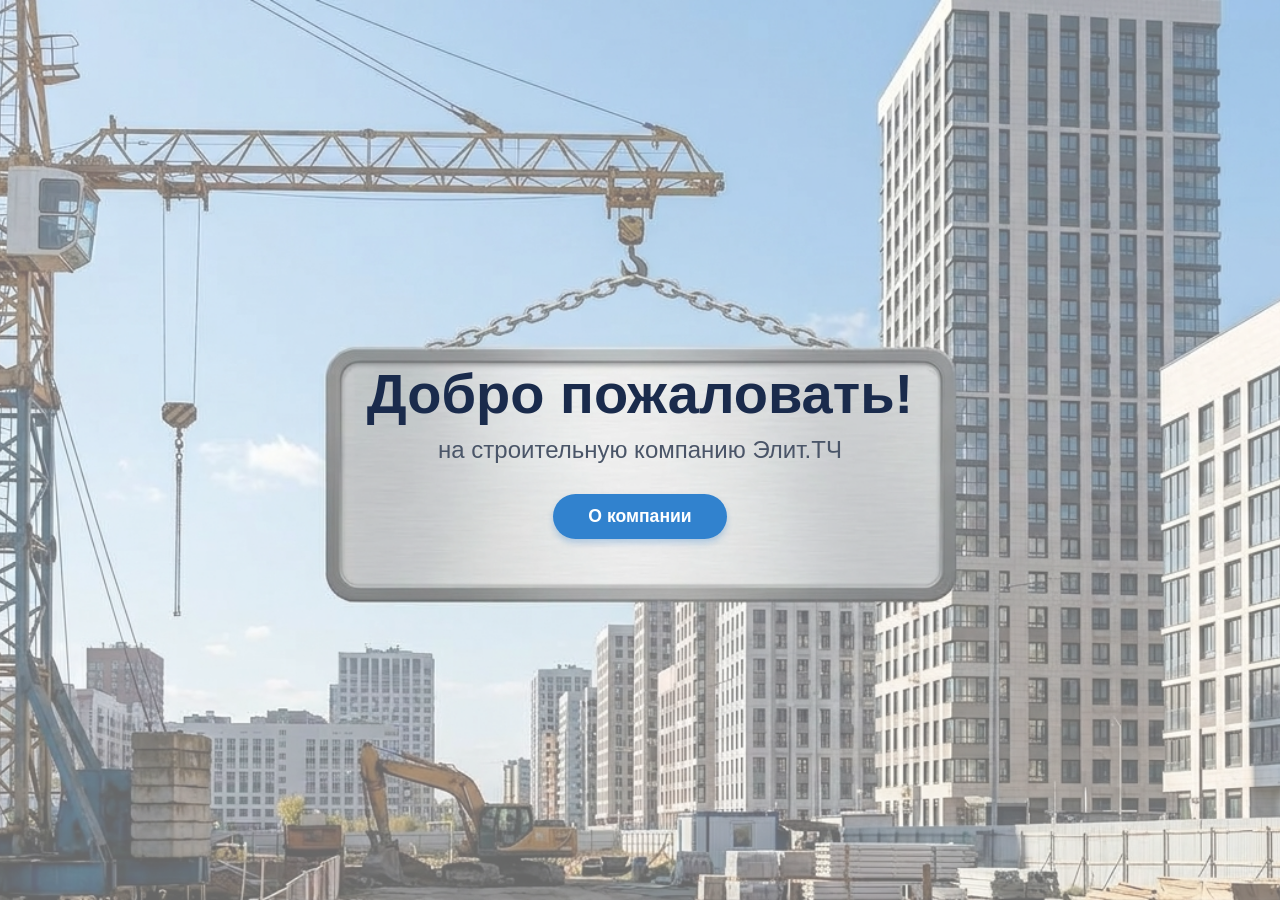
<file: index.html>
<!DOCTYPE html>
<html lang="ru">
<head>
    <meta charset="UTF-8">
    <meta name="viewport" content="width=device-width, initial-scale=1.0">
    <title>Строительная компания Элит.ТЧ</title>
    <link rel="stylesheet" href="style.css">
</head>
<body>

    <main class="hero-section">
        <div class="overlay"></div>
        
        <div class="content-container">
            <h1 class="main-title">Добро пожаловать!</h1>
            <p class="subtitle">на строительную компанию Элит.ТЧ</p>
            <a href="text2.html" class="btn-primary">О компании</a>
        </div>
    </main>

</body>
</html>
</file>
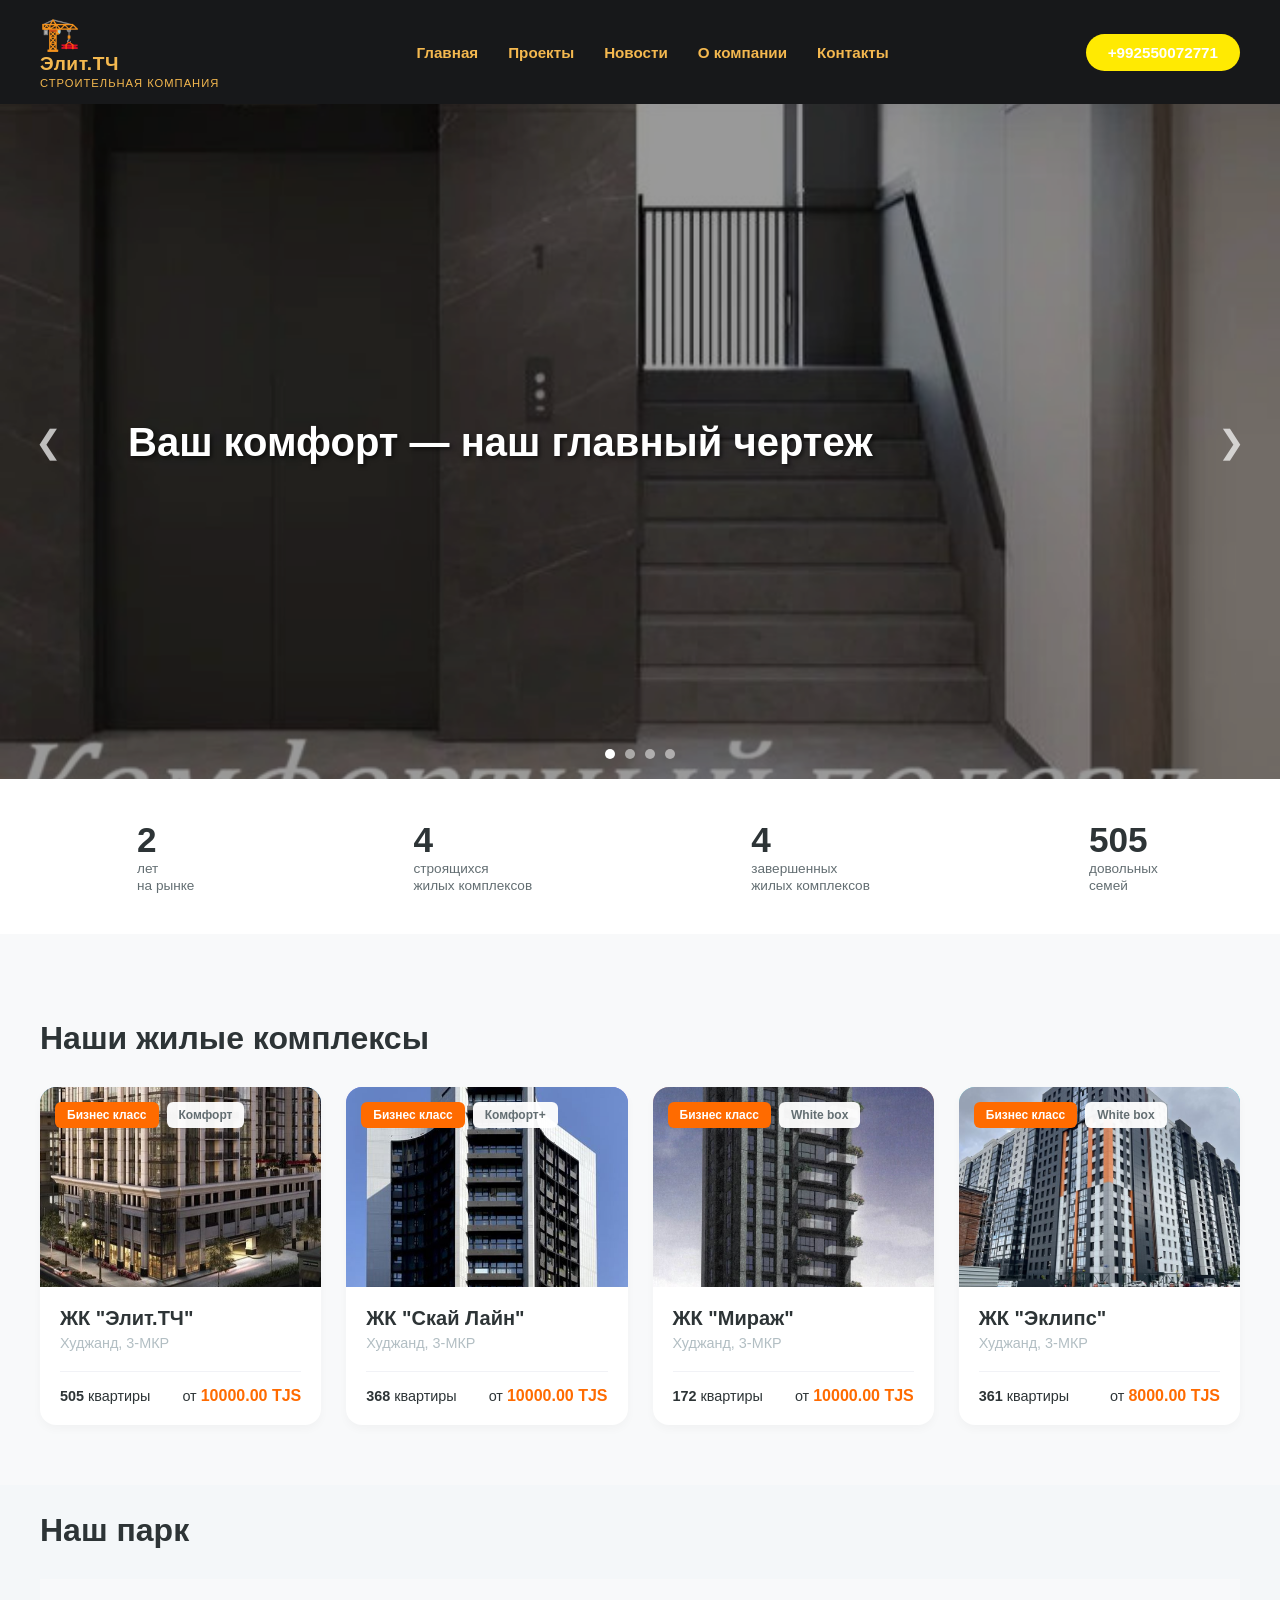
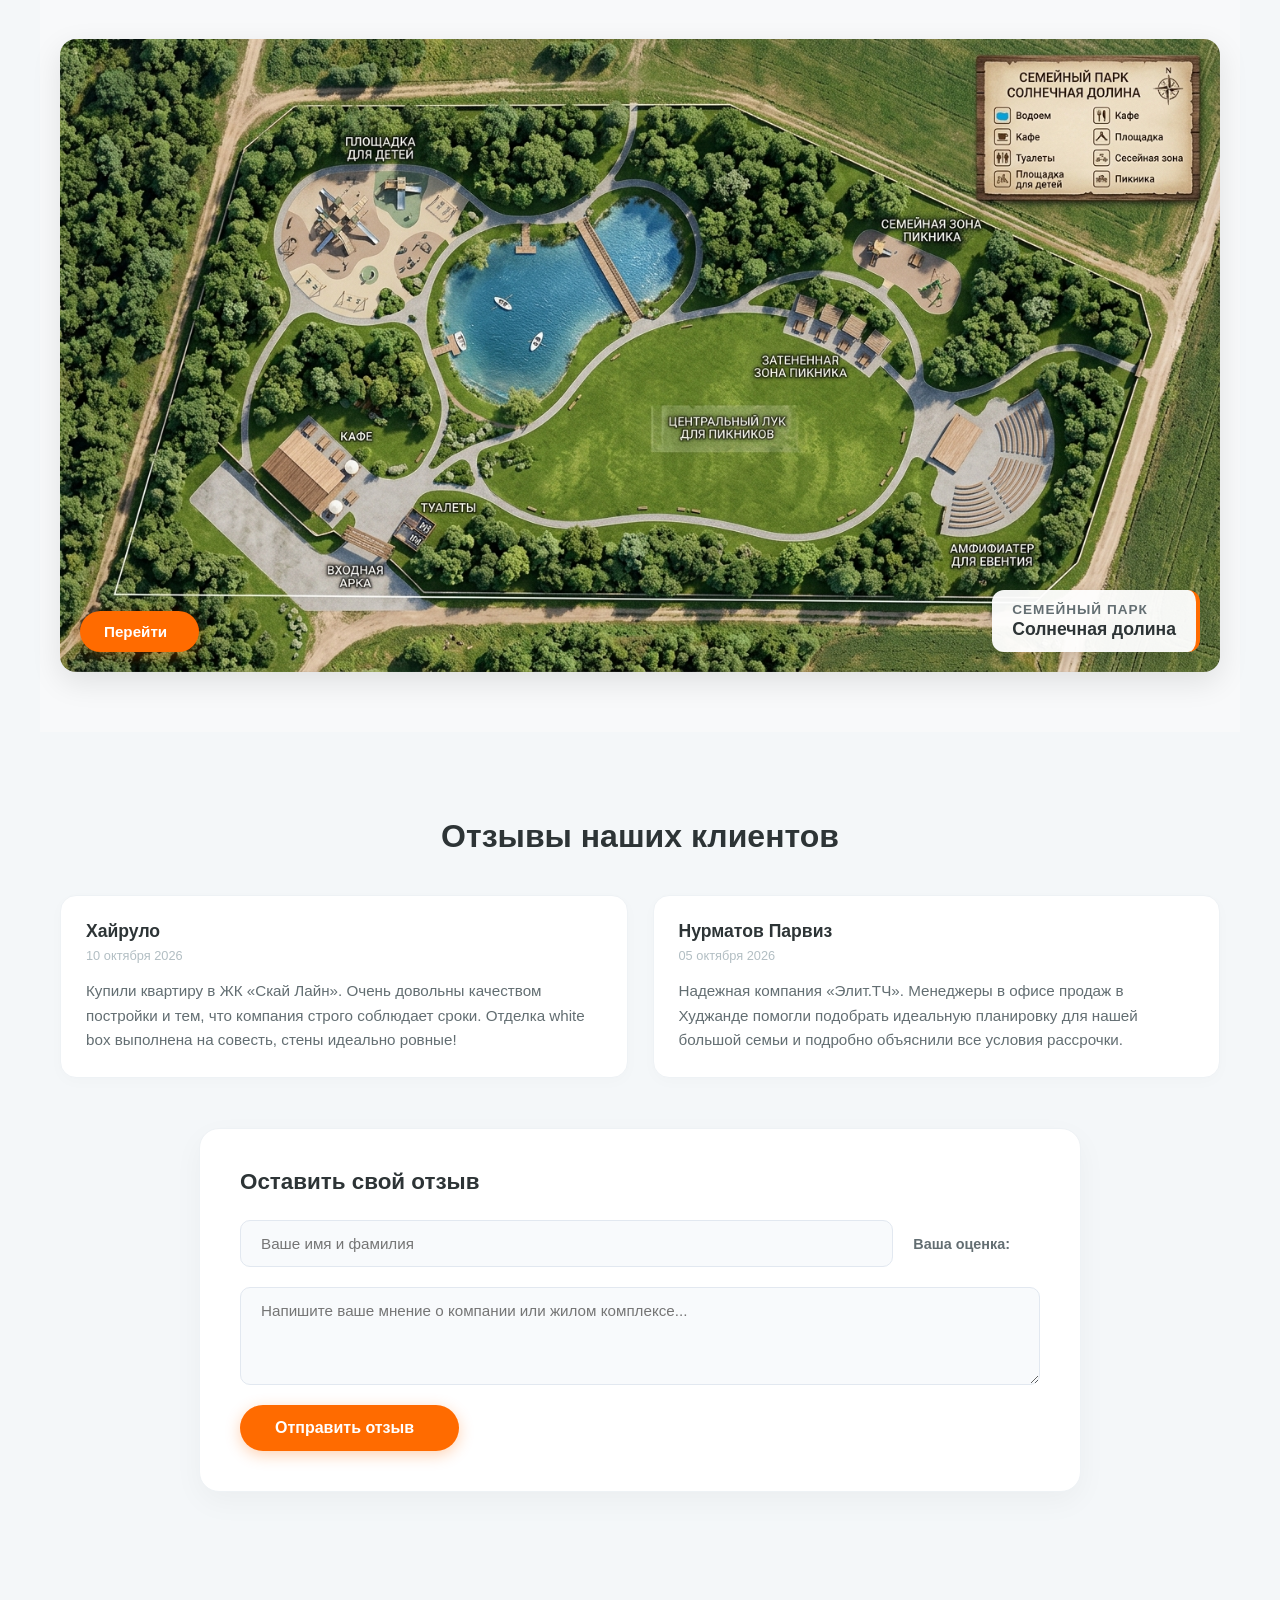
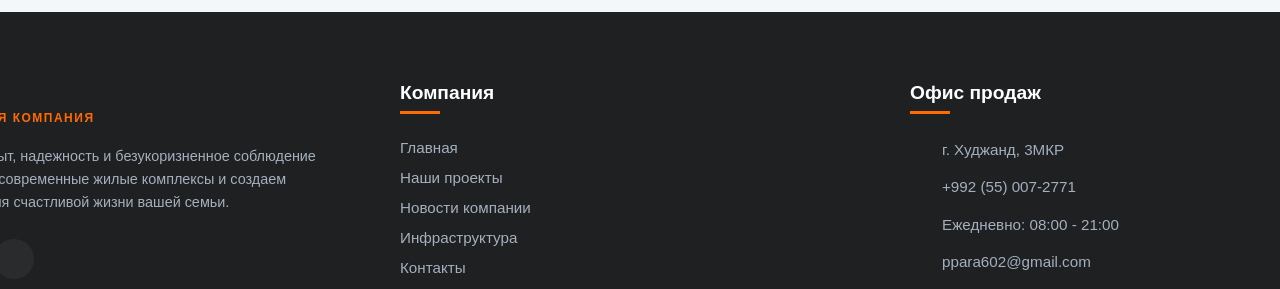
<file: text2.html>
<!DOCTYPE html>
<html lang="en">
<head>
    <meta charset="UTF-8">
    <meta name="viewport" content="width=device-width, initial-scale=1.0">
    <title>О компании</title>
        <link rel="stylesheet" href="style1.css">
</head>
<body>
    <header class="site-header">
    <div class="logo-container">
        <div class="logo-icon">🏗️</div> 
        <div class="logo-text">
            <span class="brand-name">Элит.ТЧ</span>
            <span class="brand-sub">СТРОИТЕЛЬНАЯ КОМПАНИЯ</span>
        </div>
    </div>

    <nav class="main-nav">
        <a href="#" class="nav-link active">Главная</a>
        <a href="#" class="nav-link">Проекты</a>
        <a href="#" class="nav-link">Новости</a>
        <a href="https://w0w.ukdevilz.com/video/furry+femboy" class="nav-link">О компании</a>
        <a href="#" class="nav-link">Контакты</a>
    </nav>

    <div class="header-phone">
        <a href="tel:+992550072771" class="phone-button">+992550072771</a>
    </div>
</header>

<section class="hero-slider">

    <div class="slide active">
        <img src="photo.img.jpg" alt="" class="slide-img">
        <div class="slide-overlay"></div>
        <div class="slide-content">
            <h1 class="slide-title">Ваш комфорт — наш главный чертеж</h1>
        </div>
    </div>

    <div class="slide">
        <img src="photo1.img.jpg" alt="" class="slide-img">
        <div class="slide-overlay"></div>
        <div class="slide-content">
            <h1 class="slide-title">Строим надежные дома для вашей семьи</h1>
        </div>
    </div>

    <div class="slide">
        <img src="photo2.img.jpg" alt="" class="slide-img">
        <div class="slide-overlay"></div>
        <div class="slide-content">
            <h1 class="slide-title">Современная архитектура в деталях</h1>
        </div>
    </div>

    <div class="slide">
        <img src="photo3.img.jpg" alt="" class="slide-img">
        <div class="slide-overlay"></div>
        <div class="slide-content">
            <h1 class="slide-title">Ваш будущий дом — наша забота</h1>
        </div>
    </div>

    <button class="slider-arrow arrow-left">&#10094;</button>
    <button class="slider-arrow arrow-right">&#10095;</button>

    <div class="slider-dots">
        <span class="dot active"></span>
        <span class="dot"></span>
        <span class="dot"></span>
        <span class="dot"></span>
    </div>
</section>

    <script>
        const slides = document.querySelectorAll('.slide');
        const dots = document.querySelectorAll('.dot');
        const prevBtn = document.querySelector('.arrow-left');
        const nextBtn = document.querySelector('.arrow-right');
        
        let currentIndex = 0;

        function showSlide(index) {
            if (index < 0) {
                currentIndex = slides.length - 1;
            } else if (index >= slides.length) {
                currentIndex = 0;
            } else {
                currentIndex = index;
            }

            slides.forEach(slide => slide.classList.remove('active'));
            dots.forEach(dot => dot.classList.remove('active'));

            slides[currentIndex].classList.add('active');
            dots[currentIndex].classList.add('active');
        }

        nextBtn.addEventListener('click', () => {
            showSlide(currentIndex + 1);
        });

        prevBtn.addEventListener('click', () => {
            showSlide(currentIndex - 1);
        });

        dots.forEach((dot, index) => {
            dot.addEventListener('click', () => {
                showSlide(index);
            });
        });

        setInterval(() => {
            showSlide(currentIndex + 1);
        }, 5000);
    </script>

<section class="stats-section">
    <div class="stats-container">

        <div class="stat-item">
            <div class="stat-icon">
                <i class="fa-solid fa-award"></i>
            </div>
            <div class="stat-info">
                <span class="stat-number">2</span>
                <span class="stat-text">лет<br>на рынке</span>
            </div>
        </div>

        <div class="stat-item">
            <div class="stat-icon">
                <i class="fa-solid fa-tower-crane"></i>
            </div>
            <div class="stat-info">
                <span class="stat-number">4</span>
                <span class="stat-text">строящихся<br>жилых комплексов</span>
            </div>
        </div>

        <div class="stat-item">
            <div class="stat-icon">
                <i class="fa-solid fa-building"></i>
            </div>
            <div class="stat-info">
                <span class="stat-number">4</span>
                <span class="stat-text">завершенных<br>жилых комплексов</span>
            </div>
        </div>

        <div class="stat-item">
            <div class="stat-icon">
                <i class="fa-solid fa-users"></i>
            </div>
            <div class="stat-info">
                <span class="stat-number">505</span>
                <span class="stat-text">довольных<br>семей</span>
            </div>
        </div>

    </div>
</section>

<section class="catalog-section">
    <div class="catalog-container">
        <h2 class="catalog-title">Наши жилые комплексы</h2>
        
        <div class="catalog-grid">

            <div class="catalog-card">
                <div class="card-image-box bg-gradient-1">
                    <img src="photo2.img.jpg" alt="ЖК Элит.ТЧ" >
                    <div class="card-badges">
                        <span class="badge badge-orange">Бизнес класс</span>
                        <span class="badge">Комфорт</span>
                    </div>
                </div>
                <div class="card-details">
                    <h3 class="card-name">ЖК "Элит.ТЧ"</h3>
                    <p class="card-address">Худжанд, 3-МКР</p>
                    <div class="card-meta">
                        <span class="meta-count"><strong>505</strong> квартиры</span>
                        <span class="meta-price">от <strong>10000.00 TJS</strong></span>
                    </div>
                </div>
            </div>

            <div class="catalog-card">
                <div class="card-image-box bg-gradient-2">
                    <img src="Photo5.img.jpg" alt="ЖК Элит.ТЧ" >
                    <div class="card-badges">
                        <span class="badge badge-orange">Бизнес класс</span>
                        <span class="badge">Комфорт+</span>
                    </div>
                </div>
                <div class="card-details">
                    <h3 class="card-name">ЖК "Скай Лайн"</h3>
                    <p class="card-address">Худжанд, 3-МКР</p>
                    <div class="card-meta">
                        <span class="meta-count"><strong>368</strong> квартиры</span>
                        <span class="meta-price">от <strong>10000.00 TJS</strong></span>
                    </div>
                </div>
            </div>

            <div class="catalog-card">
                <div class="card-image-box bg-gradient-3">
                    <img src="Photo6.img.jpg" alt="ЖК Элит.ТЧ" >
                    <div class="card-badges">
                        <span class="badge badge-orange">Бизнес класс</span>
                        <span class="badge">White box</span>
                    </div>
                </div>
                <div class="card-details">
                    <h3 class="card-name">ЖК "Мираж"</h3>
                    <p class="card-address">Худжанд, 3-МКР</p>
                    <div class="card-meta">
                        <span class="meta-count"><strong>172</strong> квартиры</span>
                        <span class="meta-price">от <strong>10000.00 TJS</strong></span>
                    </div>
                </div>
            </div>

            <div class="catalog-card">
                <div class="card-image-box bg-gradient-4">
                    <img src="photo7.img.jpg" alt="ЖК Элит.ТЧ" >
                    <div class="card-badges">
                        <span class="badge badge-orange">Бизнес класс</span>
                        <span class="badge">White box</span>
                    </div>
                </div>
                <div class="card-details">
                    <h3 class="card-name">ЖК "Эклипс"</h3>
                    <p class="card-address">Худжанд, 3-МКР</p>
                    <div class="card-meta">
                        <span class="meta-count"><strong>361</strong> квартиры</span>
                        <span class="meta-price">от <strong>8000.00 TJS</strong></span>
                    </div>
                </div>
            </div>

        </div>
    </div>
</section>

<div class="catalog-container">
    <h2 class="catalog-title">Наш парк</h2>

<section class="park-section">
    <div class="park-container">
        
        <div class="park-map-wrapper">
            <img src="park1.img.jpg" alt="Карта парка Солнечная долина" class="park-map-img">
            <div class="park-badge-right">
                <span class="badge-title">Семейный парк</span>
                <span class="badge-sub">Солнечная долина</span>
            </div>

            <a href="text3.html" target="_blank" class="park-link-left">
                Перейти <i class="fa-solid fa-arrow-right"></i>
            </a>
        </div>

    </div>
</section>


<section class="reviews-section">
    <div class="reviews-container">
        <h2 class="reviews-main-title">Отзывы наших клиентов</h2>
        <div class="reviews-grid" id="reviewsGrid">
            <div class="review-card">
                <div class="review-header">
                    <div class="review-user-info">
                        <h3 class="user-name">Хайруло</h3>
                        <span class="review-date">10 октября 2026</span>
                    </div>
                    <div class="user-stars">
                        <i class="fa-solid fa-star"></i>
                        <i class="fa-solid fa-star"></i>
                        <i class="fa-solid fa-star"></i>
                        <i class="fa-solid fa-star"></i>
                        <i class="fa-solid fa-star"></i>
                    </div>
                </div>
                <p class="review-text">Купили квартиру в ЖК «Скай Лайн». Очень довольны качеством постройки и тем, что компания строго соблюдает сроки. Отделка white box выполнена на совесть, стены идеально ровные!</p>
            </div>

            <div class="review-card">
                <div class="review-header">
                    <div class="review-user-info">
                        <h3 class="user-name">Нурматов Парвиз</h3>
                        <span class="review-date">05 октября 2026</span>
                    </div>
                    <div class="user-stars">
                        <i class="fa-solid fa-star"></i>
                        <i class="fa-solid fa-star"></i>
                        <i class="fa-solid fa-star"></i>
                        <i class="fa-solid fa-star"></i>
                        <i class="fa-regular fa-star"></i>
                    </div>
                </div>
                <p class="review-text">Надежная компания «Элит.ТЧ». Менеджеры в офисе продаж в Худжанде помогли подобрать идеальную планировку для нашей большой семьи и подробно объяснили все условия рассрочки.</p>
            </div>

        </div>

        <div class="add-review-box">
            <h3>Оставить свой отзыв</h3>
            <form id="reviewForm" class="review-form">
                <div class="form-row">
                    <input type="text" id="reviewerName" placeholder="Ваше имя и фамилия" required>
                    
                    <div class="rating-select">
                        <span class="rating-label">Ваша оценка:</span>
                        <div class="stars-radio" id="starRatingSelect">
                            <i class="fa-solid fa-star star-opt active" data-value="1"></i>
                            <i class="fa-solid fa-star star-opt active" data-value="2"></i>
                            <i class="fa-solid fa-star star-opt active" data-value="3"></i>
                            <i class="fa-solid fa-star star-opt active" data-value="4"></i>
                            <i class="fa-solid fa-star star-opt active" data-value="5"></i>
                        </div>
                    </div>
                </div>
                
                <textarea id="reviewerText" rows="4" placeholder="Напишите ваше мнение о компании или жилом комплексе..." required></textarea>
                
                <button type="submit" class="btn-submit-review">Отправить отзыв <i class="fa-regular fa-paper-plane"></i></button>
            </form>
        </div>

    </div>
</section>

<footer class="site-footer">
    <div class="footer-container">
        <div class="footer-column footer-about">
            <div class="footer-logo">
                <span class="f-brand-name">ЭЛИТ.ТЧ</span>
                <span class="f-brand-sub">СТРОИТЕЛЬНАЯ КОМПАНИЯ</span>
            </div>
            <p class="footer-desc">
                Многолетний опыт, надежность и безукоризненное соблюдение сроков. Строим современные жилые комплексы и создаем пространство для счастливой жизни вашей семьи.
            </p>
            <div class="footer-social-links">
                <a href="#" target="" aria-label="#"></a>
                <a href="#" target="" aria-label="#"></a>
                <a href="#" target="" aria-label="#"></a>
            </div>
        </div>

        <div class="footer-column footer-nav">
            <h4 class="footer-title">Компания</h4>
            <ul class="footer-menu">
                <li><a href="#">Главная</a></li>
                <li><a href="#catalog-section">Наши проекты</a></li>
                <li><a href="#">Новости компании</a></li>
                <li><a href="#map-section">Инфраструктура</a></li>
                <li><a href="#">Контакты</a></li>
            </ul>
        </div>

        <div class="footer-column footer-contacts">
            <h4 class="footer-title">Офис продаж</h4>
            <ul class="contacts-list">
                <li>
                    <i class="fa-solid fa-location-dot contact-icon"></i>
                    <span>г. Худжанд, 3МКР</span>
                </li>
                <li>
                    <i class="fa-solid fa-phone contact-icon"></i>
                    <a href="tel:+992550072771">+992 (55) 007-2771</a>
                </li>
                <li>
                    <i class="fa-regular fa-clock contact-icon"></i>
                    <span>Ежедневно: 08:00 - 21:00</span>
                </li>
                <li>
                    <i class="fa-regular fa-envelope contact-icon"></i>
                    <a href="mailto:ppara602@gmail.com">ppara602@gmail.com</a>
                </li>
            </ul>
        </div>

    </div>
    
</footer>

<script>

    const starSelection = document.querySelectorAll('#starRatingSelect .star-opt');
    let chosenRating = 5;

    starSelection.forEach(star => {
        star.addEventListener('click', () => {
            chosenRating = parseInt(star.getAttribute('data-value'));
            starSelection.forEach(s => {
                const sValue = parseInt(s.getAttribute('data-value'));
                if (sValue <= chosenRating) {
                    s.classList.add('active');
                } else {
                    s.classList.remove('active');
                }
            });
        });
    });

    const reviewForm = document.getElementById('reviewForm');
    const reviewsGrid = document.getElementById('reviewsGrid');

    reviewForm.addEventListener('submit', (e) => {
        e.preventDefault();

        const nameInput = document.getElementById('reviewerName').value;
        const textInput = document.getElementById('reviewerText').value;
        const currentDate = new Date().toLocaleDateString('ru-RU', {
            day: 'numeric',
            month: 'long',
            year: 'numeric'
        });

        let starsHTML = '';
        for (let i = 1; i <= 5; i++) {
            if (i <= chosenRating) {
                starsHTML += '<i class="fa-solid fa-star"></i> ';
            } else {
                starsHTML += '<i class="fa-regular fa-star"></i> ';
            }
        }

        const newCard = document.createElement('div');
        newCard.classList.add('review-card');
        newCard.innerHTML = `
            <div class="review-header">
                <div class="review-user-info">
                    <h3 class="user-name">${nameInput}</h3>
                    <span class="review-date">${currentDate}</span>
                </div>
                <div class="user-stars">
                    ${starsHTML}
                </div>
            </div>
            <p class="review-text">${textInput}</p>
        `;

        reviewsGrid.insertBefore(newCard, reviewsGrid.firstChild);
        reviewForm.reset();
        chosenRating = 5;
        starSelection.forEach(s => s.classList.add('active'));
        newCard.scrollIntoView({ behavior: 'smooth', block: 'center' });
    });
</script>

</body>
</html>
</file>
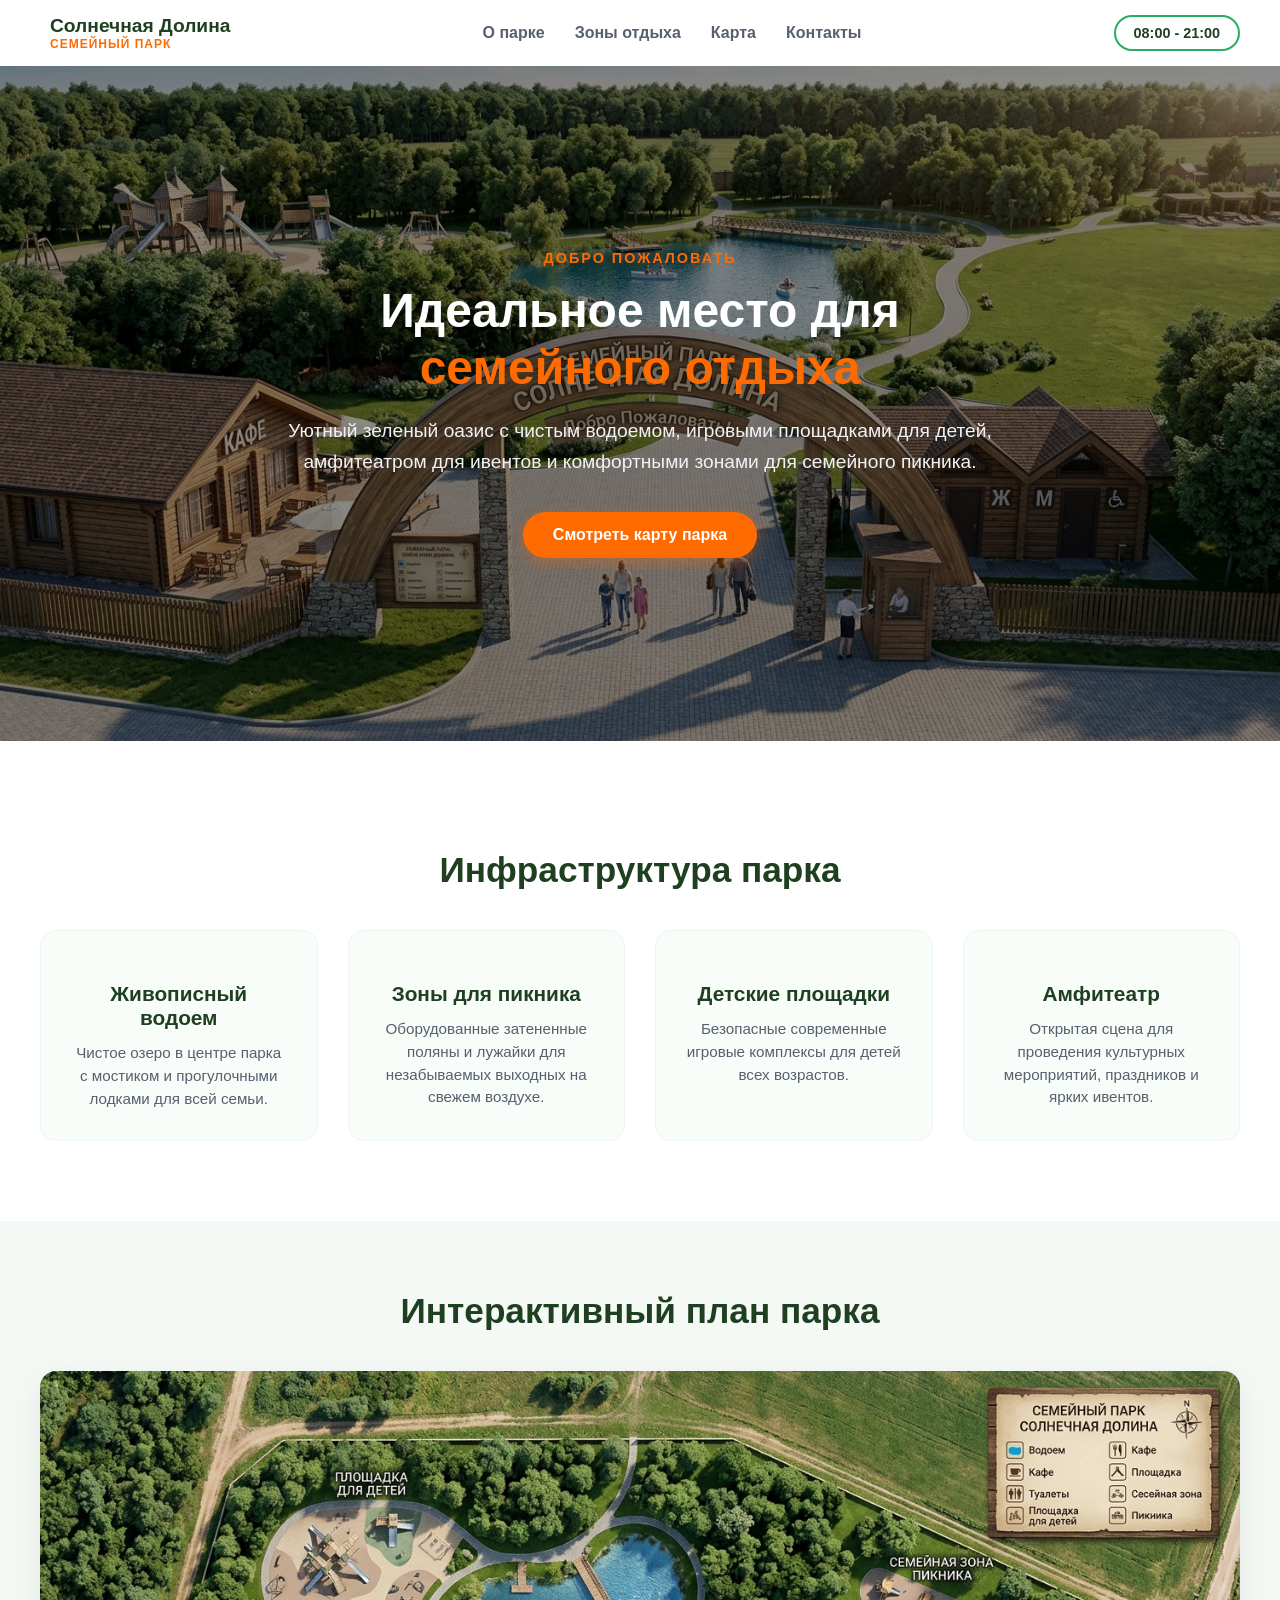
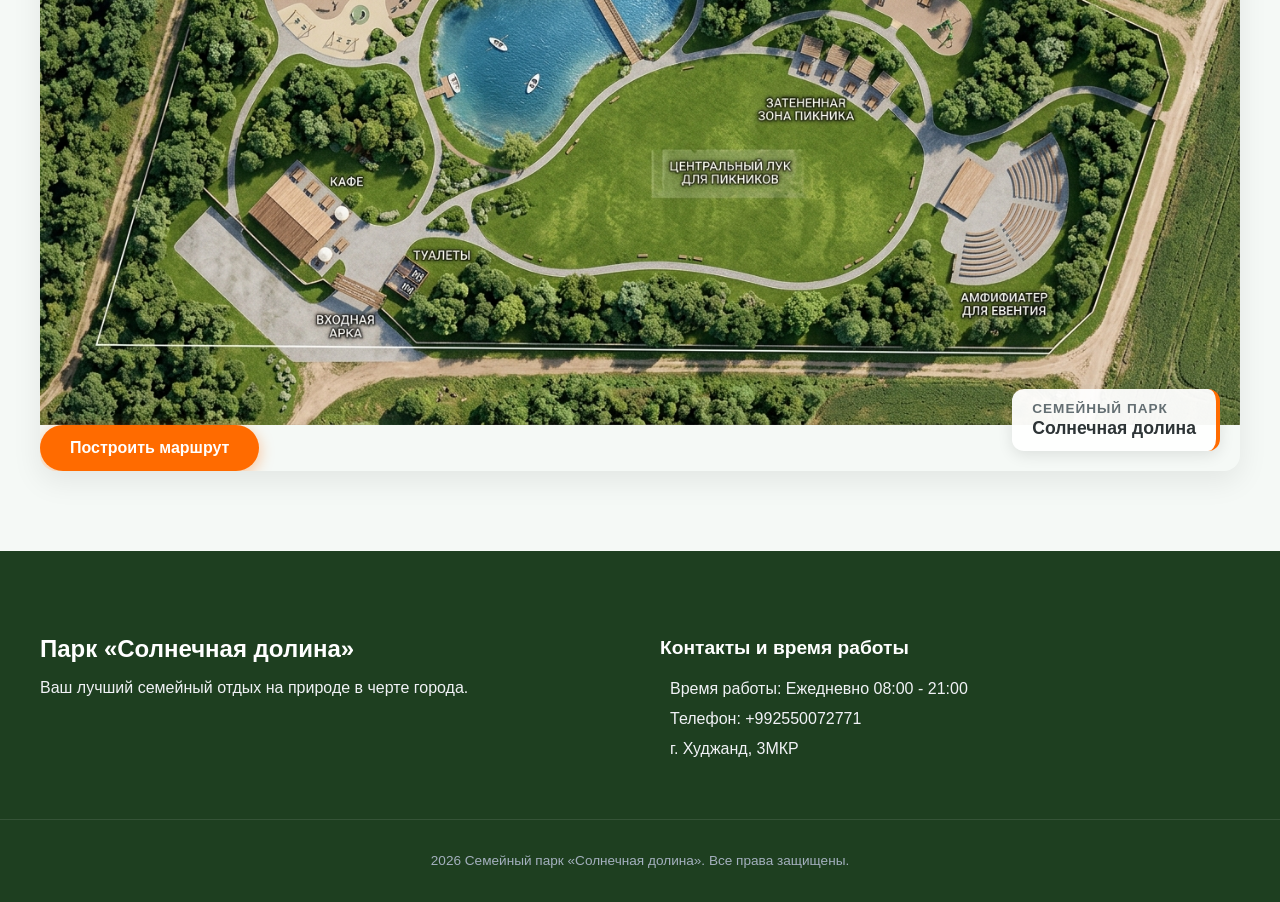
<file: text3.html>
<!DOCTYPE html>
<html lang="ru">
<head>
    <meta charset="UTF-8">
    <meta name="viewport" content="width=device-width, initial-scale=1.0">
    <title>Семейный парк «Солнечная долина»</title>
    <link rel="stylesheet" href="style2.css">
</head>
<body>

    <header class="park-header">
        <div class="header-container">
            <div class="park-logo">
                <i class="fa-solid fa-tree logo-icon"></i>
                <div class="logo-text">
                    <span class="logo-title">Солнечная Долина</span>
                    <span class="logo-sub">семейный парк</span>
                </div>
            </div>
            <nav class="park-nav">
                <a href="#about" class="nav-item">О парке</a>
                <a href="#zones" class="nav-item">Зоны отдыха</a>
                <a href="#map-section" class="nav-item">Карта</a>
                <a href="#contacts" class="nav-item">Контакты</a>
            </nav>
            <div class="header-cta">
                <a href="tel:08002100" class="btn-call"><i class="fa-solid fa-phone"></i> 08:00 - 21:00</a>
            </div>
        </div>
    </header>

    <main>
        <section class="park-hero" id="about">
            <div class="hero-overlay"></div>
            <div class="hero-content">
                <span class="hero-tag">Добро пожаловать</span>
                <h1 class="hero-heading">Идеальное место для <br><span>семейного отдыха</span></h1>
                <p class="hero-desc">Уютный зеленый оазис с чистым водоемом, игровыми площадками для детей, амфитеатром для ивентов и комфортными зонами для семейного пикника.</p>
                <a href="#map-section" class="btn-primary">Смотреть карту парка</a>
            </div>
        </section>

        <section class="park-zones" id="zones">
            <div class="section-container">
                <h2 class="section-title">Инфраструктура парка</h2>
                <div class="zones-grid">
                    
                    <div class="zone-card">
                        <i class="fa-solid fa-water icon-orange"></i>
                        <h3>Живописный водоем</h3>
                        <p>Чистое озеро в центре парка с мостиком и прогулочными лодками для всей семьи.</p>
                    </div>

                    <div class="zone-card">
                        <i class="fa-solid fa-basket-shopping icon-orange"></i>
                        <h3>Зоны для пикника</h3>
                        <p>Оборудованные затененные поляны и лужайки для незабываемых выходных на свежем воздухе.</p>
                    </div>

                    <div class="zone-card">
                        <i class="fa-solid fa-child-reaching icon-orange"></i>
                        <h3>Детские площадки</h3>
                        <p>Безопасные современные игровые комплексы для детей всех возрастов.</p>
                    </div>

                    <div class="zone-card">
                        <i class="fa-solid fa-masks-theater icon-orange"></i>
                        <h3>Амфитеатр</h3>
                        <p>Открытая сцена для проведения культурных мероприятий, праздников и ярких ивентов.</p>
                    </div>

                </div>
            </div>
        </section>

        <section class="park-map-section" id="map-section">
            <div class="section-container">
                <h2 class="section-title">Интерактивный план парка</h2>
                
                <div class="park-map-wrapper">
                    <img src="park1.img.jpg" alt="Карта парка Солнечная долина" class="park-map-img">

                    <div class="park-badge-right">
                        <span class="badge-title">Семейный парк</span>
                        <span class="badge-sub">Солнечная долина</span>
                    </div>
                     <a href="text4.html" class="btn-primary">
                        Построить маршрут <i class="fa-solid fa-location-arrow"></i>
                    </a>
                </div>
            </div>
        </section>
    </main>

    <footer class="park-footer" id="contacts">
        <div class="footer-container">
            <div class="footer-info">
                <h3>Парк «Солнечная долина»</h3>
                <p>Ваш лучший семейный отдых на природе в черте города.</p>
                <div class="footer-socials">
                    <a href="#"><i class="fa-brands fa-instagram"></i></a>
                    <a href="#"><i class="fa-brands fa-facebook"></i></a>
                    <a href="#"><i class="fa-brands fa-telegram"></i></a>
                </div>
            </div>
            <div class="footer-contacts">
                <h4>Контакты и время работы</h4>
                <p><i class="fa-regular fa-clock icon-orange"></i> Время работы: Ежедневно 08:00 - 21:00</p>
                <p><i class="fa-solid fa-phone icon-orange"></i> Телефон: +992550072771</p>
                <p><i class="fa-solid fa-location-dot icon-orange"></i> г. Худжанд, 3МКР</p>
            </div>
        </div>
        <div class="footer-bottom">
            <p>2026 Семейный парк «Солнечная долина». Все права защищены.</p>
        </div>
    </footer>

</body>
</html>
</file>
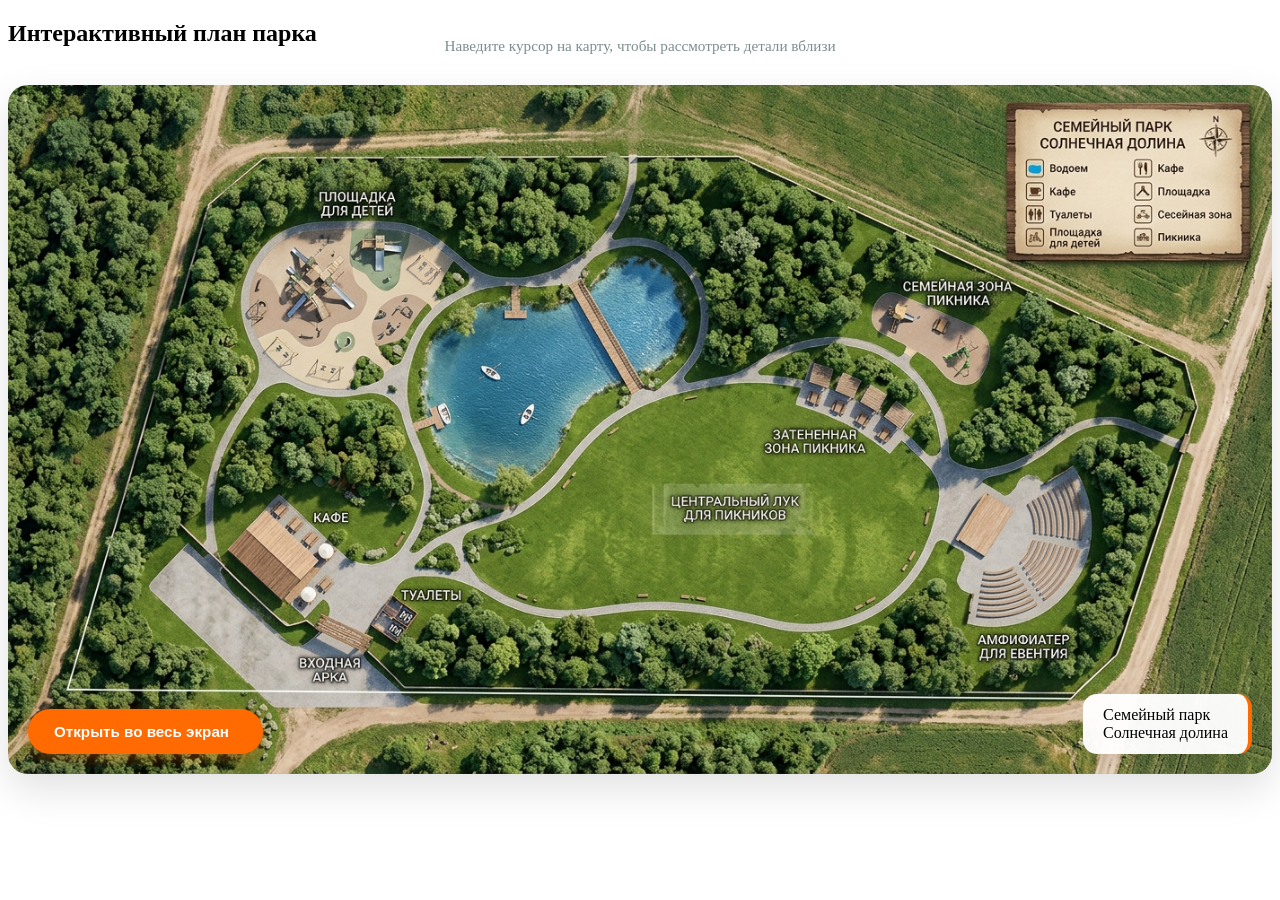
<file: text4.html>
<!DOCTYPE html>
<html lang="ru">
<head>
    <meta charset="UTF-8">
    <meta name="viewport" content="width=device-width, initial-scale=1.0">
    <title>МАРШУРТ ПАРКА</title>
    <link rel="stylesheet" href="style3.css">
</head>
<body>
    
<section class="park-map-section" id="map-section">
    <div class="section-container">
        <h2 class="section-title">Интерактивный план парка</h2>
        <p class="section-subtitle">Наведите курсор на карту, чтобы рассмотреть детали вблизи</p>

        <div class="park-map-wrapper">

            <div class="map-zoom-container" id="mapZoom">

                <img src="park1.img.jpg" alt="Карта парка Солнечная долина" class="park-map-img">
            </div>

            <div class="park-badge-right">
                <span class="badge-title">Семейный парк</span>
                <span class="badge-sub">Солнечная долина</span>
            </div>

            <button class="park-link-left" id="fullscreenBtn">
                Открыть во весь экран <i class="fa-solid fa-expand"></i>
            </button>
        </div>
    </div>
</section>

<script>
    const zoomContainer = document.getElementById('mapZoom');
    const mapImage = document.querySelector('.park-map-img');
    const fullscreenBtn = document.getElementById('fullscreenBtn');
    const wrapper = document.querySelector('.park-map-wrapper');

    zoomContainer.addEventListener('mousemove', (e) => {
        const { left, top, width, height } = zoomContainer.getBoundingClientRect();
        const x = ((e.clientX - left) / width) * 100;
        const y = ((e.clientY - top) / height) * 100;
        mapImage.style.transformOrigin = `${x}% ${y}%`;
    });

    zoomContainer.addEventListener('mouseleave', () => {
        mapImage.style.transformOrigin = 'center center';
    });

    fullscreenBtn.addEventListener('click', () => {
        if (!document.fullscreenElement) {
            wrapper.requestFullscreen().catch(err => {
                alert(`Ошибка перехода в полноэкранный режим: ${err.message}`);
            });
        }
    });
</script>


</body>
</html>
</file>
<file: style.css>
/* Сброс базовых отступов */
* {
    margin: 0;
    padding: 0;
    box-sizing: border-box;
}

body {
    font-family: 'Segoe UI', Tahoma, Geneva, Verdana, sans-serif;
    background-color: #f4f4f4;
}

/* Главный блок с фоновым изображением */
.hero-section {
    position: relative;
    width: 100%;
    height: 100vh; /* Растягивает блок на весь экран */
    /* Укажите правильный путь к картинке со стройкой вместо background.jpg */
    background-image: url('GLAVNAYA.img.jpg'); 
    background-size: cover;
    background-position: center;
    background-repeat: no-repeat;
    display: flex;
    justify-content: center;
    align-items: center;
}

/* Полупрозрачный слой, чтобы текст лучше читался на фоне картинки */
.overlay {
    position: absolute;
    top: 0;
    left: 0;
    width: 100%;
    height: 100%;
    background: rgba(255, 255, 255, 0.4); /* Белая пелена, можно сделать темной: rgba(0,0,0,0.5) */
    z-index: 1;
}

/* Контейнер с текстом поверх фона */
.content-container {
    position: relative;
    z-index: 2;
    text-align: center;
    padding: 20px;
}

.main-title {
    font-size: 3.5rem;
    font-weight: 700;
    color: #1a2b4c;
    margin-bottom: 10px;
}

.subtitle {
    font-size: 1.5rem;
    color: #4a5568;
    margin-bottom: 30px;
}

/* Стилизация кнопки */
.btn-primary {
    display: inline-block;
    background-color: #3182ce;
    color: #ffffff;
    text-decoration: none;
    padding: 12px 35px;
    font-size: 1.1rem;
    border-radius: 25px;
    font-weight: 600;
    transition: all 0.3s ease;
    box-shadow: 0 4px 6px rgba(49, 130, 206, 0.3);
}

/* Эффект при наведении на кнопку */
.btn-primary:hover {
    background-color: #2b6cb0;
    transform: translateY(-2px);
    box-shadow: 0 6px 12px rgba(49, 130, 206, 0.4);
}
</file>
<file: style1.css>
body {
    margin: 0;
    font-family: 'Segoe UI', Tahoma, Geneva, Verdana, sans-serif;
    background-color: #f4f7f9;
}

.section-container {
    max-width: 100%;
    margin: 0 auto;
    padding: 0 20px;
}

.site-header {
    display: flex;
    justify-content: space-between;
    align-items: center;
    background-color: #17181a;
    padding: 15px 40px;
    box-shadow: 0 2px 15px rgba(0, 0, 0, 0.05);
}



.header-container {
    max-width: 100%;
    margin: 0 auto;
    padding: 15px 20px;
    display: flex;
    justify-content: space-between;
    align-items: center;
}


.logo-icon {
    font-size: 2rem;
}

.logo-text {
    display: flex;
    flex-direction: column;
}

.brand-name {
    font-weight: 700;
    font-size: 1.2rem;
    color: #f4b84f;
    letter-spacing: 0.5px;
}

.brand-sub {
    font-size: 0.7rem;
    color: #f4b84f;
    letter-spacing: 1px;
    margin-top: 2px;
}

.main-nav {
    display: flex;
    gap: 30px;
}

.nav-link {
    text-decoration: none;
    color: #f4b84f;
    font-weight: 600;
    font-size: 0.95rem;
    transition: color 0.2s ease;
}

.nav-link:hover {
    color: #f4b84f;
}

.nav-link.active {
    color: #f4b84f;
}

.phone-button {
    display: inline-block;
    text-decoration: none;
    background-color: #ffea02;
    color: #ffffff;
    padding: 10px 22px;
    border-radius: 20px;
    font-weight: bold;
    font-size: 0.95rem;
    transition: background-color 0.2s ease, transform 0.1s ease;
}

.phone-button:hover {
    background-color: #4a4949;
    transform: translateY(-1px);
}



.hero-slider {
    position: relative;
    width: 100%;
    height: 75vh;
    overflow: hidden;
    background-color: #000;
}

.slide {
    position: absolute;
    top: 0;
    left: 0;
    width: 100%;
    height: 100%;
    display: flex;
    align-items: center;
    padding-left: 10%;
    box-sizing: border-box;

    opacity: 0; 
    transition: opacity 0.10s ease;
}

.slide.active {
    opacity: 1;
    z-index: 5;
}


.slide-img {
    position: absolute;
    top: 0;
    left: 0;
    width: 100%;
    height: 100%;
    object-fit: cover;
    z-index: 1;
}

.slide-overlay {
    position: absolute;
    top: 0;
    left: 0;
    width: 100%;
    height: 100%;
    background: rgba(0, 0, 0, 0.4);
    z-index: 2;
}

.slide-content {
    position: relative;
    z-index: 3;
    max-width: 100%;
}

.slide-title {
    color: #ffffff;
    font-size: 2.5rem;
    font-weight: bold;
    line-height: 1.3;
    text-shadow: 2px 2px 4px rgba(0, 0, 0, 0.6);
    margin: 0;
}

.slider-arrow {
    position: absolute;
    top: 50%;
    transform: translateY(-50%);
    background: transparent;
    border: none;
    color: rgba(255, 255, 255, 0.7);
    font-size: 2rem;
    cursor: pointer;
    padding: 10px 15px;
    z-index: 10;
    transition: color 0.2s ease;
}

.slider-arrow:hover {
    color: #ffffff;
}

.arrow-left { left: 20px; }
.arrow-right { right: 20px; }

.slider-dots {
    position: absolute;
    bottom: 20px;
    left: 50%;
    transform: translateX(-50%);
    display: flex;
    gap: 10px;
    z-index: 10;
}

.dot {
    width: 10px;
    height: 10px;
    background-color: rgba(255, 255, 255, 0.5);
    border-radius: 50%;
    cursor: pointer;
    transition: background-color 0.2s ease;
}

.dot.active, .dot:hover {
    background-color: #ffffff;
}


.stats-section {
    background-color: #ffffff;
    padding: 40px 0;
    width: 100%;
    box-shadow: 0 4px 15px rgba(0, 0, 0, 0.02);
}

.stats-container {
    display: flex;
    justify-content: space-around;
    align-items: center;
    max-width: 100%;
    margin: 0 auto;
    padding: 0 20px;
}

.stat-item {
    display: flex;
    align-items: center;
    gap: 15px;
}

.stat-icon {
    font-size: 2.5rem;
    color: #ff6b00;
    display: flex;
    align-items: center;
    justify-content: center;
}

.stat-info {
    display: flex;
    flex-direction: column;
    line-height: 1.2;
}

.stat-number {
    font-size: 2.2rem;
    font-weight: 800;
    color: #2d3436;
    font-family: 'Segoe UI', sans-serif;
}

.stat-text {
    font-size: 0.85rem;
    color: #636e72;
    font-weight: 500;
    text-transform: lowercase;
}

.catalog-section {
    padding: 60px 0;
    background-color: #f8f9fa;
}

.catalog-container {
    max-width: 1200px;
    margin: 0 auto;
    padding: 0 20px;
}

.catalog-title {
    font-size: 2rem;
    color: #2d3436;
    margin-bottom: 30px;
    font-family: 'Segoe UI', sans-serif;
}

.catalog-grid {
    display: grid;
    grid-template-columns: repeat(auto-fit, minmax(280px, 1fr));
    gap: 25px;
}

.catalog-card {
    background-color: #ffffff;
    border-radius: 16px;
    overflow: hidden;
    box-shadow: 0 4px 10px rgba(0, 0, 0, 0.03);
    transition: transform 0.3s ease, box-shadow 0.3s ease;
    display: flex;
    flex-direction: column;
}

.catalog-card:hover {
    transform: translateY(-5px);
    box-shadow: 0 10px 20px rgba(0, 0, 0, 0.08);
}

.card-image-box {
    height: 200px;
    position: relative;
    padding: 15px;
    box-sizing: border-box;
}

.card-image-box img {
    position: absolute;
    top: 0;
    left: 0;
    width: 100%;
    height: 100%;
    object-fit: cover;
    z-index: 1;
}

.bg-gradient-1 { background: linear-gradient(135deg, #74b9ff, #0984e3); }
.bg-gradient-2 { background: linear-gradient(135deg, #a29bfe, #6c5ce7); }
.bg-gradient-3 { background: linear-gradient(135deg, #fab1a0, #e17055); }
.bg-gradient-4 { background: linear-gradient(135deg, #81ecec, #00cec9); }

.card-badges {
    position: relative;
    z-index: 2;
    display: flex;
    gap: 8px;
}

.badge {
    background-color: rgba(255, 255, 255, 0.95);
    color: #636e72;
    padding: 6px 12px;
    border-radius: 6px;
    font-size: 0.75rem;
    font-weight: 600;
}

.badge-orange {
    background-color: #ff6b00;
    color: #ffffff;
}

.card-details {
    padding: 20px;
    display: flex;
    flex-direction: column;
    flex-grow: 1;
}

.card-name {
    font-size: 1.25rem;
    font-weight: 700;
    color: #2d3436;
    margin: 0 0 5px 0;
}

.card-address {
    font-size: 0.9rem;
    color: #b2bec3;
    margin: 0 0 20px 0;
}

.card-meta {
    display: flex;
    justify-content: space-between;
    align-items: center;
    margin-top: auto;
    font-size: 0.9rem;
    color: #2d3436;
    border-top: 1px solid #f1f2f6;
    padding-top: 15px;
}

.meta-price strong {
    color: #ff6b00;
    font-size: 1rem;
}

.park-section {
    padding: 60px 0;
    background-color: #f8f9fa;
}

.park-container {
    max-width: 100%;
    margin: 0 auto;
    padding: 0 20px;
}

.park-map-wrapper {
    position: relative; 
    width: 100%;
    border-radius: 16px;
    overflow: hidden;
    box-shadow: 0 10px 30px rgba(0, 0, 0, 0.1);
}

.park-map-img {
    width: 100%;
    height: auto;
    display: block;
}

.park-badge-right {
    position: absolute;
    bottom: 20px;
    right: 20px;
    background-color: rgba(255, 255, 255, 0.95);
    padding: 12px 20px;
    border-radius: 12px;
    display: flex;
    flex-direction: column;
    box-shadow: 0 4px 15px rgba(0, 0, 0, 0.1);
    border-right: 4px solid #ff6b00;
    z-index: 10;
}

.badge-title {
    font-size: 0.85rem;
    font-weight: 700;
    text-transform: uppercase;
    color: #636e72;
    letter-spacing: 1px;
}

.badge-sub {
    font-size: 1.1rem;
    font-weight: 800;
    color: #2d3436;
    margin-top: 2px;
}

.park-link-left {
    position: absolute;
    bottom: 20px;
    left: 20px;
    text-decoration: none;
    background-color: #ff6b00;
    color: #ffffff;
    padding: 12px 24px;
    border-radius: 30px;
    font-weight: 700;
    font-size: 0.95rem;
    box-shadow: 0 4px 15px rgba(255, 107, 0, 0.3);
    display: flex;
    align-items: center;
    gap: 8px;
    transition: background-color 0.3s ease, transform 0.2s ease;
    z-index: 10;
}

.park-link-left:hover {
    background-color: #e16000;
    transform: translateY(-2px);
    box-shadow: 0 6px 20px rgba(255, 107, 0, 0.4);
}

.site-footer {
    width: 1530px;
    background-color: #1e2022;
    color: #bdc3c7;
    padding: 70px 0 0 0;
    font-family: 'Segoe UI', Tahoma, Geneva, Verdana, sans-serif;
    margin-top: 60px;
    margin-left: -170px;
}

.reviews-section {
    padding: 60px 0;
    background-color: #f4f7f9;
}

.reviews-container {
    max-width: 100%;
    margin: 0 auto;
    padding: 0 20px;
}

.reviews-main-title {
    font-size: 2rem;
    color: #2d3436;
    text-align: center;
    margin-bottom: 40px;
}

.reviews-grid {
    display: grid;
    grid-template-columns: repeat(auto-fit, minmax(320px, 1fr));
    gap: 25px;
    margin-bottom: 50px;
}

.review-card {
    background-color: #ffffff;
    padding: 25px;
    border-radius: 16px;
    box-shadow: 0 4px 15px rgba(0, 0, 0, 0.02);
    border: 1px solid #eef2f5;
    transition: transform 0.3s ease;
    animation: fadeInSlide 0.4s ease-out forwards;
}

.review-card:hover {
    transform: translateY(-3px);
}

.review-header {
    display: flex;
    justify-content: space-between;
    align-items: flex-start;
    margin-bottom: 15px;
}

.user-name {
    font-size: 1.1rem;
    color: #2d3436;
    margin: 0 0 4px 0;
    font-weight: 700;
}

.review-date {
    font-size: 0.8rem;
    color: #b2bec3;
}

.user-stars {
    color: #ff6b00;
    font-size: 0.9rem;
}

.review-text {
    color: #636e72;
    font-size: 0.95rem;
    line-height: 1.6;
    margin: 0;
}

.add-review-box {
    background-color: #ffffff;
    padding: 40px;
    border-radius: 20px;
    box-shadow: 0 10px 30px rgba(0, 0, 0, 0.04);
    max-width: 800px;
    margin: 0 auto;
    border: 1px solid #eef2f5;
}

.add-review-box h3 {
    margin: 0 0 25px 0;
    color: #2d3436;
    font-size: 1.4rem;
}

.review-form {
    display: flex;
    flex-direction: column;
    gap: 20px;
}

.form-row {
    display: flex;
    justify-content: space-between;
    align-items: center;
    flex-wrap: wrap;
    gap: 20px;
}

.form-row input[type="text"], .review-form textarea {
    background-color: #f8fafc;
    border: 1px solid #e2e8f0;
    padding: 14px 20px;
    border-radius: 10px;
    font-size: 0.95rem;
    color: #2d3436;
    outline: none;
    transition: all 0.2s ease;
    font-family: inherit;
}

.form-row input[type="text"] {
    flex: 1;
    min-width: 250px;
}

.review-form textarea {
    width: 100%;
    resize: vertical;
    box-sizing: border-box;
}

.form-row input[type="text"]:focus, .review-form textarea:focus {
    border-color: #ff6b00;
    background-color: #ffffff;
    box-shadow: 0 0 0 3px rgba(255, 107, 0, 0.1);
}

.rating-select {
    display: flex;
    align-items: center;
    gap: 10px;
}

.rating-label {
    font-size: 0.9rem;
    color: #636e72;
    font-weight: 600;
}

.stars-radio {
    display: flex;
    gap: 5px;
}

.star-opt {
    font-size: 1.3rem;
    color: #cbd5e1;
    cursor: pointer;
    transition: transform 0.1s ease, color 0.2s ease;
}

.star-opt:hover {
    transform: scale(1.15);
}

.star-opt.active {
    color: #ff6b00;
}

.btn-submit-review {
    align-self: flex-start;
    background-color: #ff6b00;
    color: #ffffff;
    border: none;
    padding: 14px 35px;
    border-radius: 30px;
    font-weight: 700;
    font-size: 1rem;
    cursor: pointer;
    box-shadow: 0 4px 15px rgba(255, 107, 0, 0.3);
    display: flex;
    align-items: center;
    gap: 10px;
    transition: all 0.3s ease;
}

.btn-submit-review:hover {
    background-color: #e16000;
    transform: translateY(-2px);
    box-shadow: 0 6px 20px rgba(255, 107, 0, 0.4);
}

@keyframes fadeInSlide {
    from {
        opacity: 0;
        transform: translateY(20px);
    }
    to {
        opacity: 1;
        transform: translateY(0);
    }
}

.footer-container {
    max-width: 100%;
    margin: 0 auto;
    padding: 0 20px;
    display: flex;
    justify-content: space-between;
    flex-wrap: wrap;
    gap: 40px;
}

.footer-column {
    flex: 1;
    min-width: 250px;
}

.footer-logo {
    display: flex;
    flex-direction: column;
    margin-bottom: 20px;
}

.f-brand-name {
    font-weight: 800;
    font-size: 1.4rem;
    color: #ffffff;
    letter-spacing: 0.5px;
}

.f-brand-sub {
    font-size: 0.75rem;
    color: #ff6b00;
    letter-spacing: 1.5px;
    font-weight: 600;
    margin-top: 3px;
}

.footer-desc {
    font-size: 0.9rem;
    line-height: 1.6;
    color: #a4b0be;
    margin-bottom: 25px;
}

.footer-social-links {
    display: flex;
    gap: 12px;
}

.footer-social-links a {
    width: 40px;
    height: 40px;
    background-color: rgba(255, 255, 255, 0.05);
    color: #ffffff;
    border-radius: 50%;
    display: flex;
    align-items: center;
    justify-content: center;
    text-decoration: none;
    font-size: 1.1rem;
    transition: all 0.3s ease;
}

.footer-social-links a:hover {
    background-color: #ff6b00;
    transform: translateY(-3px);
}

.footer-title {
    color: #ffffff;
    font-size: 1.2rem;
    font-weight: 700;
    margin: 0 0 25px 0;
    position: relative;
    padding-bottom: 10px;
}

.footer-title::after {
    content: '';
    position: absolute;
    bottom: 0;
    left: 0;
    width: 40px;
    height: 30px;
    border-bottom: 3px solid #ff6b00;
}

.footer-menu {
    list-style: none;
    padding: 0;
    margin: 0;
}

.footer-menu li {
    margin-bottom: 12px;
}

.footer-menu a {
    text-decoration: none;
    color: #a4b0be;
    font-size: 0.95rem;
    font-weight: 500;
    transition: all 0.2s ease;
}

.footer-menu a:hover {
    color: #ff6b00;
    padding-left: 5px;
}

.contacts-list {
    list-style: none;
    padding: 0;
    margin: 0;
}

.contacts-list li {
    display: flex;
    align-items: flex-start;
    gap: 12px;
    margin-bottom: 16px;
    font-size: 0.95rem;
    color: #a4b0be;
    line-height: 1.4;
}

.contact-icon {
    color: #ff6b00;
    font-size: 1.1rem;
    margin-top: 3px;
    width: 20px;
    text-align: center;
}

.contacts-list a {
    color: #a4b0be;
    text-decoration: none;
    transition: color 0.2s ease;
}

.contacts-list a:hover {
    color: #ffffff;
}


.footer-bottom {
    width: 100%;
    background-color: #17181a;
    margin-top: 60px;
    padding: 20px 0;
    border-top: 1px solid rgba(255, 255, 255, 0.05);
}

.footer-bottom-content {
    width: 100%;
    max-width: 100%;
    margin: 0 auto;
    padding: 0 20px;
    display: flex;
    justify-content: space-between;
    align-items: center;
    flex-wrap: wrap;
    gap: 10px;
    font-size: 0.85rem;
    color: #747d8c;
}

.footer-bottom-content p {
    margin: 0;
}
</file>
<file: style2.css>
body {
    margin: 0;
    padding: 0;
    font-family: 'Segoe UI', Tahoma, Geneva, Verdana, sans-serif;
    color: #2d3436;
    background-color: #fcfdfd;
    scroll-behavior: smooth;
}

.section-container {
    max-width: 1200px;
    margin: 0 auto;
    padding: 0 20px;
}

.section-title {
    font-size: 2.2rem;
    color: #1e3f20;
    text-align: center;
    margin-bottom: 40px;
    font-weight: 700;
}

.park-header {
    position: sticky;
    top: 0;
    z-index: 100;
    background-color: rgba(255, 255, 255, 0.95);
    backdrop-filter: blur(10px);
    box-shadow: 0 2px 15px rgba(0, 0, 0, 0.04);
}

.header-container {
    max-width: 1200px;
    margin: 0 auto;
    padding: 15px 20px;
    display: flex;
    justify-content: space-between;
    align-items: center;
}

.park-logo {
    display: flex;
    align-items: center;
    gap: 10px;
}

.logo-icon {
    font-size: 2rem;
    color: #27ae60;
}

.logo-text {
    display: flex;
    flex-direction: column;
}

.logo-title {
    font-weight: 700;
    font-size: 1.2rem;
    color: #1e3f20;
}

.logo-sub {
    font-size: 0.75rem;
    color: #ff6b00;
    text-transform: uppercase;
    font-weight: 600;
    letter-spacing: 1px;
}

.park-nav {
    display: flex;
    gap: 30px;
}

.nav-item {
    text-decoration: none;
    color: #57606f;
    font-weight: 600;
    transition: color 0.2s ease;
}

.nav-item:hover {
    color: #27ae60;
}

.btn-call {
    text-decoration: none;
    color: #1e3f20;
    font-weight: 700;
    border: 2px solid #27ae60;
    padding: 8px 18px;
    border-radius: 20px;
    font-size: 0.9rem;
    transition: all 0.3s ease;
}

.btn-call:hover {
    background-color: #27ae60;
    color: white;
}

.park-hero {
    position: relative;
    height: 75vh;
    background: url('parr5.img.jpg') no-repeat center center/cover;
    display: flex;
    align-items: center;
    justify-content: center;
    text-align: center;
    color: white;
}

.hero-overlay {
    position: absolute;
    top: 0; left: 0; width: 100%; height: 100%;
    background: rgba(0, 0, 0, 0.45);
    z-index: 1;
}

.hero-content {
    position: relative;
    z-index: 2;
    max-width: 800px;
    padding: 0 20px;
}

.hero-tag {
    color: #ff6b00;
    text-transform: uppercase;
    font-weight: 700;
    letter-spacing: 2px;
    font-size: 0.9rem;
}

.hero-heading {
    font-size: 3rem;
    margin: 15px 0;
    line-height: 1.2;
}

.hero-heading span {
    color: #ff6b00;
}

.hero-desc {
    font-size: 1.2rem;
    color: #f1f2f6;
    margin-bottom: 35px;
    line-height: 1.6;
}

.btn-primary {
    display: inline-block;
    text-decoration: none;
    background-color: #ff6b00;
    color: white;
    padding: 14px 30px;
    border-radius: 30px;
    font-weight: 700;
    box-shadow: 0 4px 15px rgba(255, 107, 0, 0.4);
    transition: all 0.3s ease;
}

.btn-primary:hover {
    background-color: #e16000;
    transform: translateY(-2px);
}

.park-zones {
    padding: 80px 0;
    background-color: #ffffff;
}

.zones-grid {
    display: grid;
    grid-template-columns: repeat(auto-fit, minmax(250px, 1fr));
    gap: 30px;
}

.zone-card {
    background-color: #f8fdf9;
    padding: 30px;
    border-radius: 16px;
    text-align: center;
    border: 1px solid #edf7ee;
    transition: transform 0.3s ease;
}

.zone-card:hover {
    transform: translateY(-5px);
}

.icon-orange {
    font-size: 2.5rem;
    color: #ff6b00;
    margin-bottom: 20px;
}

.zone-card h3 {
    color: #1e3f20;
    font-size: 1.3rem;
    margin-bottom: 12px;
}

.zone-card p {
    color: #57606f;
    font-size: 0.95rem;
    line-height: 1.5;
    margin: 0;
}

.park-map-section {
    padding: 40px 0 80px 0;
    background-color: #f5f9f6;
}

.park-map-wrapper {
    position: relative; 
    width: 100%;
    border-radius: 16px;
    overflow: hidden;
    box-shadow: 0 10px 30px rgba(0, 0, 0, 0.08);
}

.park-map-img {
    width: 100%;
    height: auto;
    display: block;
}

.park-badge-right {
    position: absolute;
    bottom: 20px;
    right: 20px;
    background-color: rgba(255, 255, 255, 0.95);
    padding: 12px 20px;
    border-radius: 12px;
    display: flex;
    flex-direction: column;
    box-shadow: 0 4px 15px rgba(0, 0, 0, 0.1);
    border-right: 4px solid #ff6b00;
    z-index: 10;
}

.badge-title {
    font-size: 0.85rem;
    font-weight: 700;
    text-transform: uppercase;
    color: #636e72;
    letter-spacing: 1px;
}

.badge-sub {
    font-size: 1.1rem;
    font-weight: 800;
    color: #2d3436;
    margin-top: 2px;
}

.park-link-left {
    position: absolute;
    bottom: 20px;
    left: 20px;
    text-decoration: none;
    background-color: #ff6b00;
    color: #ffffff;
    padding: 12px 24px;
    border-radius: 30px;
    font-weight: 700;
    font-size: 0.95rem;
    box-shadow: 0 4px 15px rgba(255, 107, 0, 0.3);
    display: flex;
    align-items: center;
    gap: 8px;
    transition: all 0.3s ease;
    z-index: 10;
}

.park-link-left:hover {
    background-color: #e16000;
    transform: translateY(-2px);
}

.park-footer {
    background-color: #1e3f20;
    color: #f1f2f6;
    padding: 60px 0 20px 0;
}

.footer-container {
    max-width: 1200px;
    margin: 0 auto;
    padding: 0 20px;
    display: flex;
    justify-content: space-between;
    flex-wrap: wrap;
    gap: 40px;
}

.footer-info, .footer-contacts {
    flex: 1;
    min-width: 280px;
}

.footer-info h3 {
    font-size: 1.5rem;
    margin-bottom: 15px;
    color: #ffffff;
}

.footer-socials {
    display: flex;
    gap: 15px;
    margin-top: 20px;
}

.footer-socials a {
    color: #f1f2f6;
    font-size: 1.3rem;
    transition: color 0.2s ease;
}

.footer-socials a:hover {
    color: #ff6b00;
}

.footer-contacts h4 {
    font-size: 1.2rem;
    margin-bottom: 20px;
    color: #ffffff;
}

.footer-contacts p {
    margin: 10px 0;
    display: flex;
    align-items: center;
    gap: 10px;
}

.footer-bottom {
    text-align: center;
    border-top: 1px solid rgba(255, 255, 255, 0.1);
    margin-top: 50px;
    padding-top: 20px;
    font-size: 0.85rem;
    color: #a4b0be;
}
</file>
<file: style3.css>
.section-subtitle {
    text-align: center;
    color: #7f8c8d;
    margin-top: -30px;
    margin-bottom: 30px;
    font-size: 0.95rem;
}

.park-map-wrapper {
    position: relative; 
    width: 100%;
    border-radius: 20px;
    overflow: hidden;
    box-shadow: 0 15px 40px rgba(0, 0, 0, 0.12);
    background-color: #e4efe9;
}

.map-zoom-container {
    width: 100%;
    height: auto;
    overflow: hidden;
    cursor: zoom-in;
}

.park-map-img {
    width: 100%;
    height: auto;
    display: block;
    transition: transform 0.1s ease-out; 
    transform-origin: center center;
}

.map-zoom-container:hover .park-map-img {
    transform: scale(2.2);
}

.park-link-left {
    position: absolute;
    bottom: 20px;
    left: 20px;
    border: none;
    background-color: #ff6b00;
    color: #ffffff;
    padding: 14px 26px;
    border-radius: 30px;
    font-weight: 700;
    font-size: 0.95rem;
    box-shadow: 0 4px 15px rgba(255, 107, 0, 0.4);
    display: flex;
    align-items: center;
    gap: 8px;
    cursor: pointer;
    transition: all 0.3s ease;
    z-index: 15;
}

.park-link-left:hover {
    background-color: #e16000;
    transform: translateY(-2px);
    box-shadow: 0 6px 20px rgba(255, 107, 0, 0.5);
}

.park-badge-right {
    position: absolute;
    bottom: 20px;
    right: 20px;
    background-color: rgba(255, 255, 255, 0.96);
    padding: 12px 20px;
    border-radius: 14px;
    display: flex;
    flex-direction: column;
    box-shadow: 0 4px 20px rgba(0, 0, 0, 0.08);
    border-right: 4px solid #ff6b00;
    z-index: 10;
    pointer-events: none;
}

.park-map-wrapper:fullscreen {
    border-radius: 0;
    display: flex;
    align-items: center;
    justify-content: center;
    background-color: #111;
}
.park-map-wrapper:fullscreen .park-link-left {
    display: none;
}
</file>
